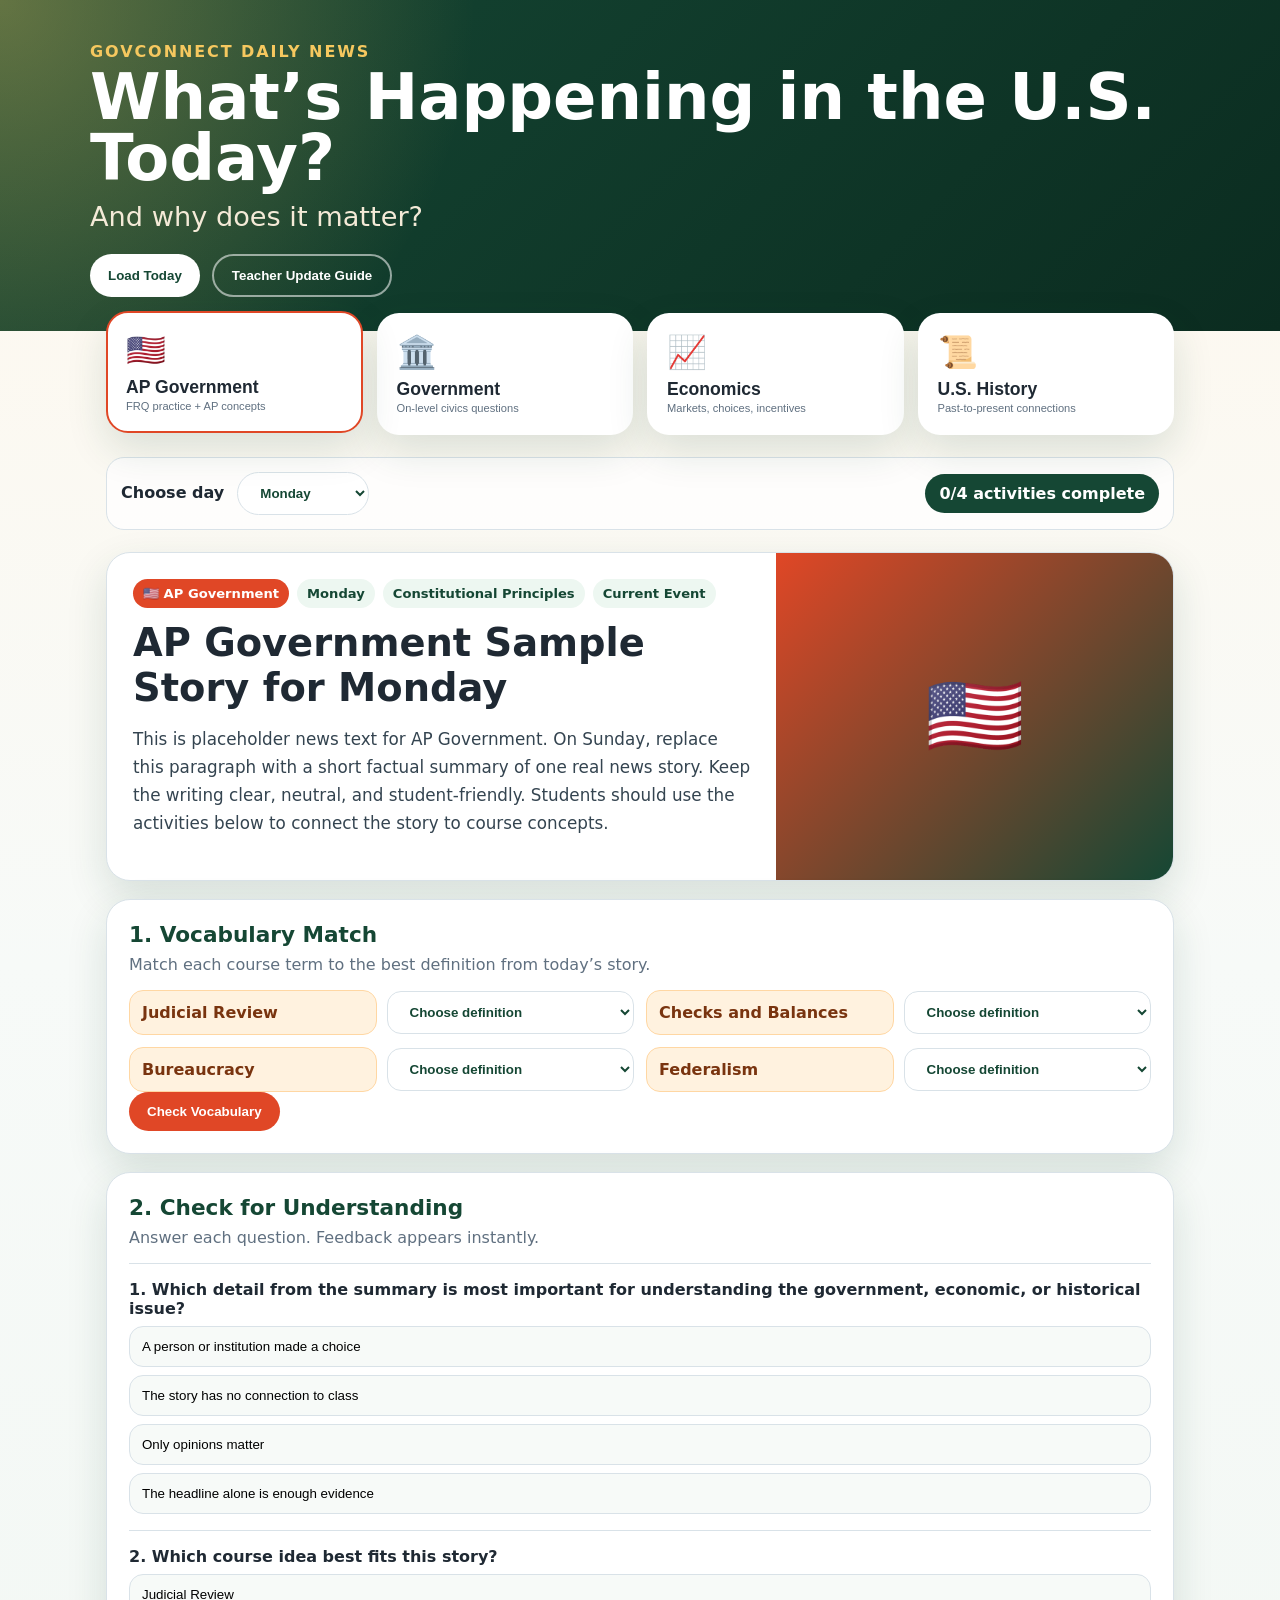
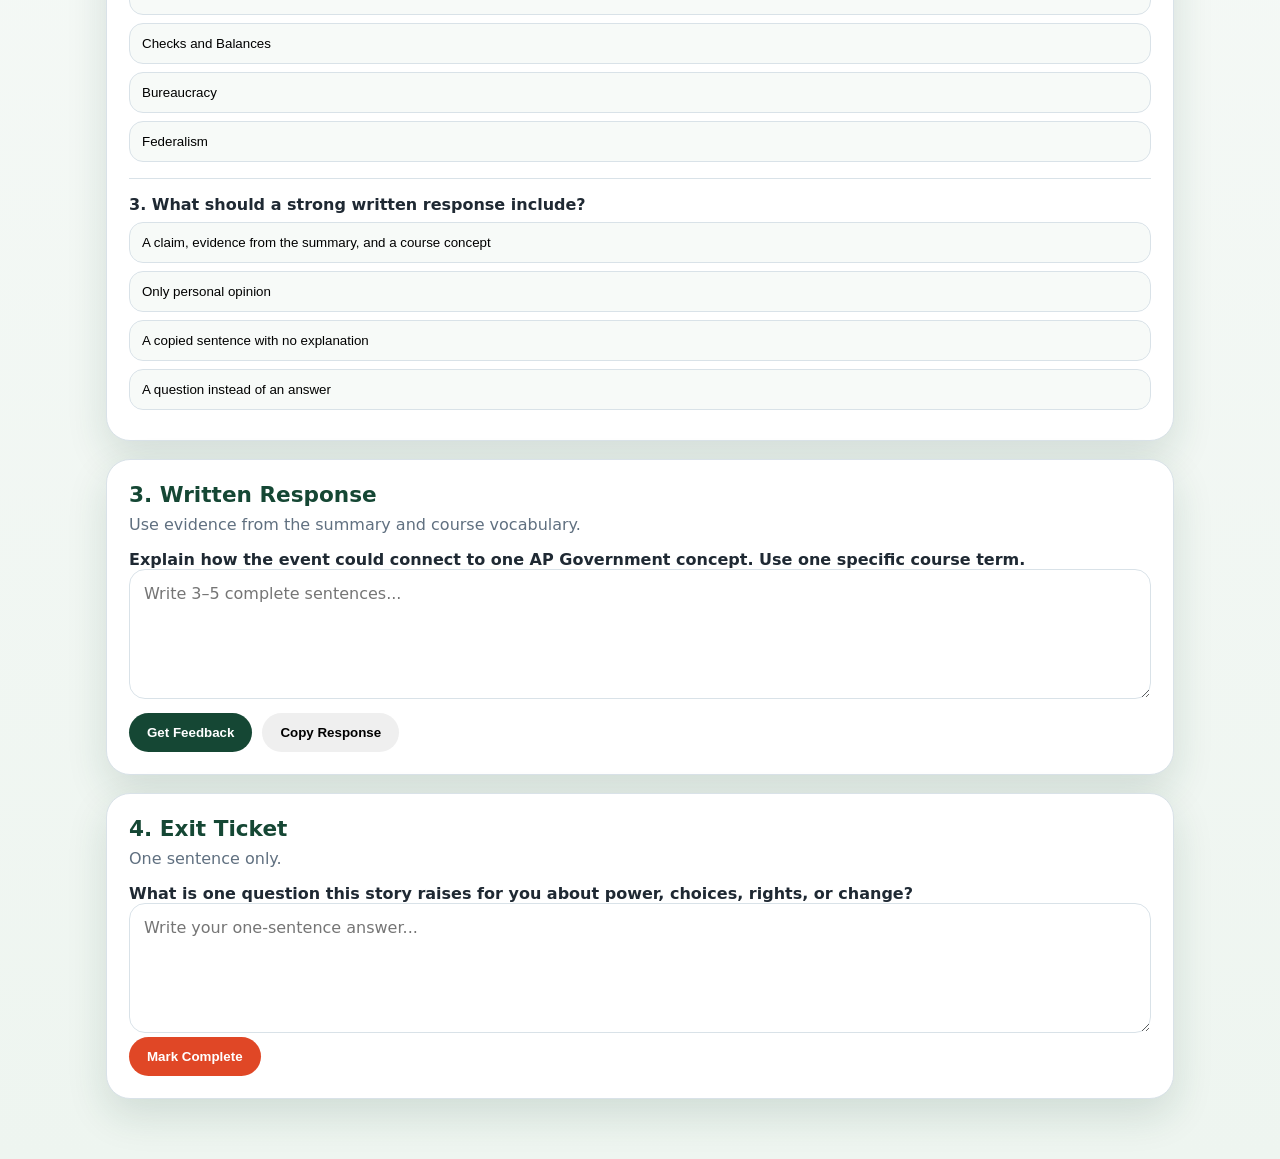
<file: index.html>
<!DOCTYPE html>
<html lang="en">
<head>
  <meta charset="UTF-8" />
  <meta name="viewport" content="width=device-width, initial-scale=1.0" />
  <title>GovConnect Daily News</title>
  <link rel="stylesheet" href="styles.css" />
</head>
<body>
  <header class="hero">
    <div class="hero__content">
      <p class="eyebrow">GovConnect Daily News</p>
      <h1>What’s Happening in the U.S. Today?</h1>
      <p class="subtitle">And why does it matter?</p>
      <div class="hero-actions">
        <button id="todayBtn" class="button button--light">Load Today</button>
        <button id="teacherBtn" class="button button--outline">Teacher Update Guide</button>
      </div>
    </div>
  </header>

  <main>
    <section class="course-picker" aria-label="Choose a course">
      <button class="course-card active" data-course="apgov">
        <span>🇺🇸</span>
        <strong>AP Government</strong>
        <small>FRQ practice + AP concepts</small>
      </button>
      <button class="course-card" data-course="gov">
        <span>🏛️</span>
        <strong>Government</strong>
        <small>On-level civics questions</small>
      </button>
      <button class="course-card" data-course="econ">
        <span>📈</span>
        <strong>Economics</strong>
        <small>Markets, choices, incentives</small>
      </button>
      <button class="course-card" data-course="ushistory">
        <span>📜</span>
        <strong>U.S. History</strong>
        <small>Past-to-present connections</small>
      </button>
    </section>

    <section class="toolbar">
      <div>
        <label for="daySelect">Choose day</label>
        <select id="daySelect">
          <option value="monday">Monday</option>
          <option value="tuesday">Tuesday</option>
          <option value="wednesday">Wednesday</option>
          <option value="thursday">Thursday</option>
          <option value="friday">Friday</option>
        </select>
      </div>
      <div class="completion-pill"><span id="completionCount">0</span>/4 activities complete</div>
    </section>

    <section id="app" class="app-shell" aria-live="polite"></section>
  </main>

  <dialog id="teacherDialog" class="teacher-dialog">
    <button id="closeTeacher" class="close" aria-label="Close">×</button>
    <h2>Sunday Update Workflow</h2>
    <p>Each course has one editable JSON file in the <code>/data</code> folder. Update the five daily stories before the week begins, commit to GitHub, and the site refreshes automatically after deployment.</p>
    <ol>
      <li>Open <code>/data/apgov.json</code>, <code>gov.json</code>, <code>econ.json</code>, or <code>ushistory.json</code>.</li>
      <li>Replace the headline, summary, vocabulary, questions, and written response prompt.</li>
      <li>Keep the same quotation marks, commas, and brackets.</li>
      <li>Commit changes to GitHub. Your published site updates through GitHub Pages/Netlify/Vercel.</li>
    </ol>
    <p><strong>Teacher tip:</strong> Keep the summary factual. Let students make the course connection through the questions.</p>
  </dialog>

  <script src="script.js"></script>
</body>
</html>
</file>
<file: styles.css>
:root {
  --green: #154734;
  --orange: #e04726;
  --cream: #fff8ed;
  --ink: #1f2933;
  --muted: #607080;
  --line: #d9e2e8;
  --card: #ffffff;
  --good: #2f855a;
  --bad: #c53030;
  --gold: #f6c85f;
  --shadow: 0 16px 40px rgba(21, 71, 52, 0.14);
}

* { box-sizing: border-box; }
body {
  margin: 0;
  font-family: Inter, ui-sans-serif, system-ui, -apple-system, BlinkMacSystemFont, "Segoe UI", sans-serif;
  background: linear-gradient(180deg, var(--cream), #f7faf8 35%, #eef5f0);
  color: var(--ink);
}

.hero {
  background: radial-gradient(circle at top left, rgba(246, 200, 95, .35), transparent 36%), linear-gradient(135deg, var(--green), #0b2c20);
  color: white;
  padding: 42px 20px 34px;
}
.hero__content { max-width: 1100px; margin: 0 auto; }
.eyebrow { margin: 0 0 6px; text-transform: uppercase; letter-spacing: .12em; font-weight: 800; color: var(--gold); }
h1 { margin: 0; font-size: clamp(2.2rem, 5vw, 4.8rem); line-height: .95; }
.subtitle { font-size: clamp(1.1rem, 2.5vw, 1.7rem); margin: 12px 0 22px; color: #f4ead7; }
.hero-actions { display: flex; gap: 12px; flex-wrap: wrap; }
.button, select {
  border: 0;
  border-radius: 999px;
  padding: 12px 18px;
  font-weight: 800;
  cursor: pointer;
}
.button--light { background: white; color: var(--green); }
.button--outline { background: transparent; color: white; border: 2px solid rgba(255,255,255,.55); }

main { max-width: 1100px; margin: -18px auto 60px; padding: 0 16px; }
.course-picker {
  display: grid;
  grid-template-columns: repeat(4, minmax(0, 1fr));
  gap: 14px;
}
.course-card {
  background: var(--card);
  border: 2px solid transparent;
  border-radius: 22px;
  box-shadow: var(--shadow);
  padding: 18px;
  text-align: left;
  cursor: pointer;
  color: var(--ink);
}
.course-card span { display: block; font-size: 2rem; margin-bottom: 8px; }
.course-card strong { display: block; font-size: 1.1rem; }
.course-card small { color: var(--muted); }
.course-card.active { border-color: var(--orange); transform: translateY(-2px); }

.toolbar {
  display: flex;
  justify-content: space-between;
  align-items: center;
  gap: 12px;
  margin: 22px 0;
  background: rgba(255,255,255,.75);
  border: 1px solid var(--line);
  border-radius: 18px;
  padding: 14px;
}
.toolbar label { font-weight: 800; margin-right: 8px; }
select { border: 1px solid var(--line); background: white; color: var(--green); }
.completion-pill {
  background: var(--green);
  color: white;
  padding: 10px 14px;
  border-radius: 999px;
  font-weight: 800;
}

.app-shell { display: grid; gap: 18px; }
.news-card, .activity-card {
  background: white;
  border: 1px solid var(--line);
  border-radius: 24px;
  box-shadow: var(--shadow);
  overflow: hidden;
}
.news-header {
  display: grid;
  grid-template-columns: 1.35fr .8fr;
  gap: 0;
}
.news-copy { padding: 26px; }
.tag-row { display: flex; flex-wrap: wrap; gap: 8px; margin-bottom: 12px; }
.tag { background: #edf7f1; color: var(--green); border-radius: 999px; padding: 7px 10px; font-weight: 800; font-size: .82rem; }
.course-tag { background: var(--orange); color: white; }
.news-copy h2 { margin: 0 0 12px; font-size: clamp(1.6rem, 3vw, 2.5rem); }
.summary { font-size: 1.05rem; line-height: 1.65; color: #344450; }
.news-image {
  min-height: 260px;
  background: linear-gradient(135deg, var(--orange), var(--green));
  display: flex;
  align-items: center;
  justify-content: center;
  color: white;
  font-size: 5rem;
}
.activity-card { padding: 22px; }
.activity-card h3 { margin: 0 0 8px; color: var(--green); font-size: 1.35rem; }
.instructions { color: var(--muted); margin-top: 0; }
.vocab-grid { display: grid; grid-template-columns: repeat(2, minmax(0, 1fr)); gap: 12px; }
.match-row { display: grid; grid-template-columns: 1fr 1fr; gap: 10px; align-items: center; }
.term { background: #fff2df; border: 1px solid #ffd7a3; border-radius: 14px; padding: 12px; font-weight: 900; color: #79340f; }
.match-row select { width: 100%; border-radius: 14px; }
.question { border-top: 1px solid var(--line); padding-top: 16px; margin-top: 16px; }
.option {
  display: block;
  width: 100%;
  text-align: left;
  background: #f7faf8;
  border: 1px solid var(--line);
  border-radius: 14px;
  padding: 12px;
  margin: 8px 0;
  cursor: pointer;
}
.option.selected { outline: 3px solid rgba(224,71,38,.22); border-color: var(--orange); }
.feedback { margin-top: 10px; padding: 12px; border-radius: 14px; display: none; }
.feedback.show.good { display: block; background: #eaf8f0; color: var(--good); }
.feedback.show.bad { display: block; background: #fff0f0; color: var(--bad); }
textarea {
  width: 100%; min-height: 130px; border-radius: 16px; border: 1px solid var(--line); padding: 14px; font: inherit;
}
.response-tools { display: flex; gap: 10px; flex-wrap: wrap; margin-top: 10px; }
.button--orange { background: var(--orange); color: white; }
.button--green { background: var(--green); color: white; }
.response-feedback { background: #f7faf8; border: 1px solid var(--line); border-radius: 16px; padding: 14px; margin-top: 12px; display: none; }
.response-feedback.show { display: block; }
.teacher-dialog { max-width: 680px; border: 0; border-radius: 24px; box-shadow: var(--shadow); padding: 28px; }
.teacher-dialog::backdrop { background: rgba(0,0,0,.45); }
.close { float: right; border: 0; background: #f2f2f2; border-radius: 50%; width: 34px; height: 34px; font-size: 1.3rem; cursor: pointer; }
code { background: #f3f4f6; padding: 2px 6px; border-radius: 6px; }
@media (max-width: 820px) {
  .course-picker { grid-template-columns: repeat(2, minmax(0, 1fr)); }
  .news-header { grid-template-columns: 1fr; }
  .toolbar { align-items: flex-start; flex-direction: column; }
  .vocab-grid { grid-template-columns: 1fr; }
}
@media (max-width: 520px) {
  .course-picker { grid-template-columns: 1fr; }
  .match-row { grid-template-columns: 1fr; }
}
</file>
